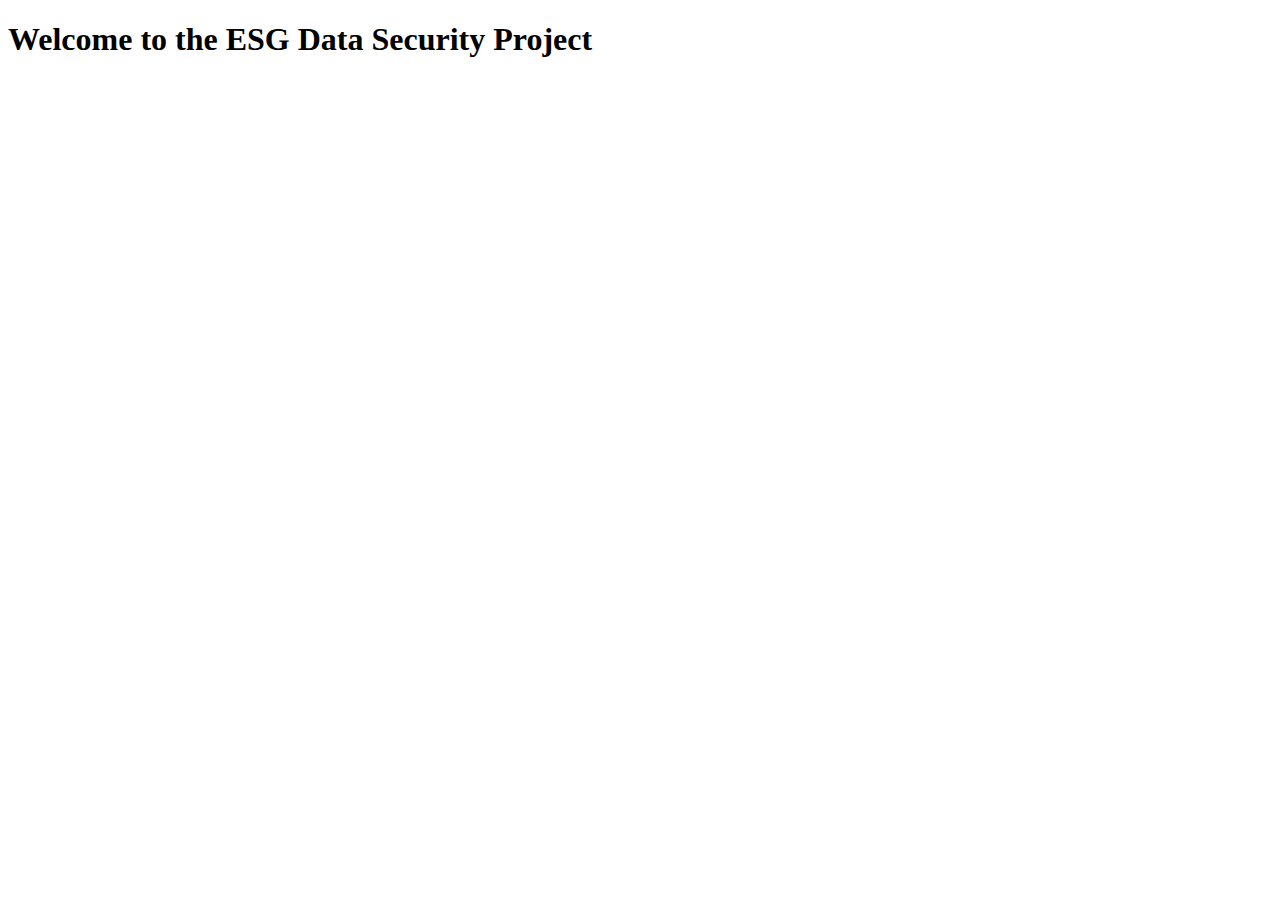
<file: frontend/index.html>
<!DOCTYPE html>
<html lang="en">
<head>
    <meta charset="UTF-8">
    <meta name="viewport" content="width=device-width, initial-scale=1.0">
    <title>ESG Data Security</title>
</head>
<body>
    <h1>Welcome to the ESG Data Security Project</h1>
</body>
</html>
</file>
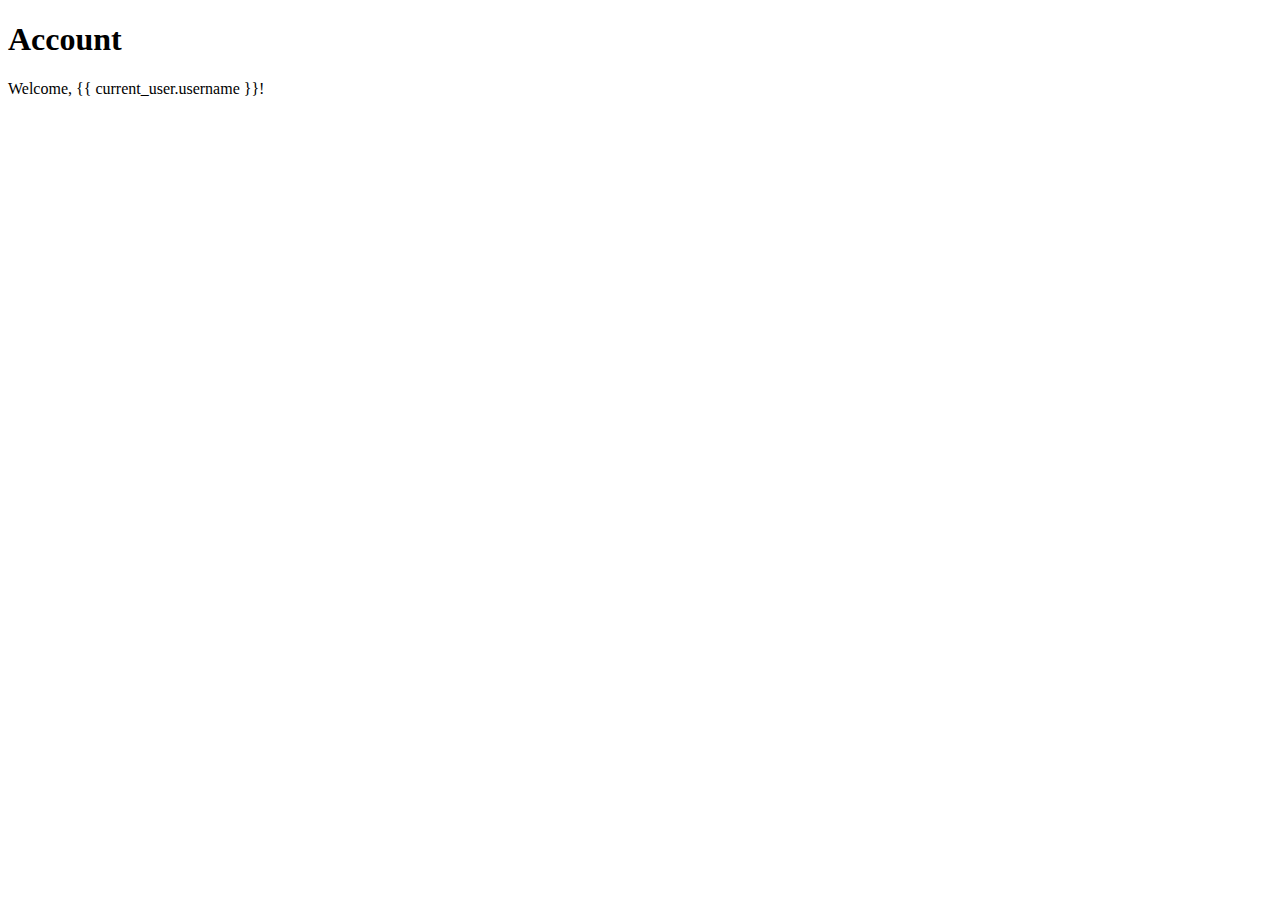
<file: account.html>
<!DOCTYPE html>
<html lang="en">
<head>
    <meta charset="UTF-8">
    <meta name="viewport" content="width=device-width, initial-scale=1.0">
    <title>Account</title>
</head>
<body>
    <h1>Account</h1>
    <p>Welcome, {{ current_user.username }}!</p>
</body>
</html>
</file>
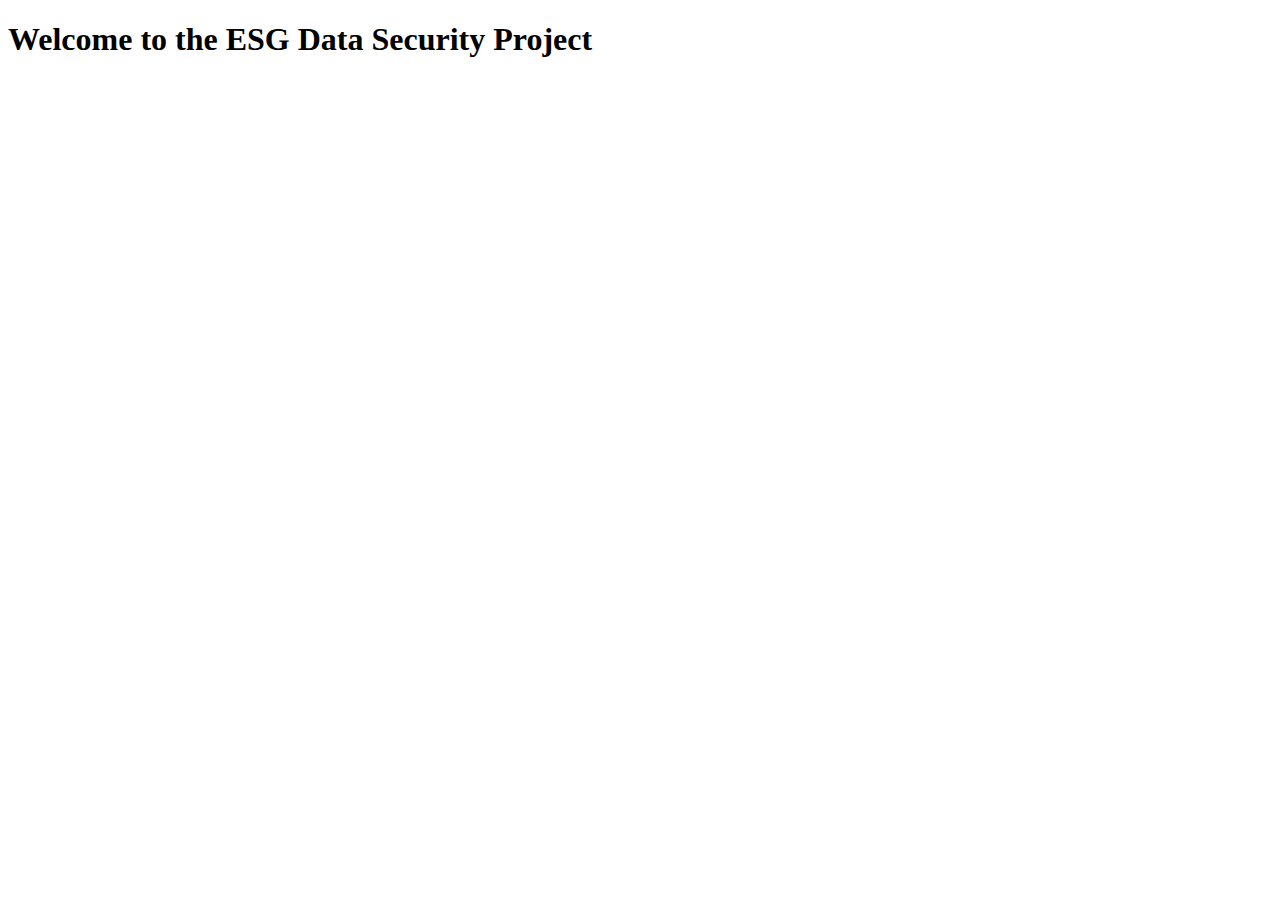
<file: home.html>
<!DOCTYPE html>
<html lang="en">
<head>
    <meta name="google-site-verification" content="nQhi6NgNKkoUQcf3dSuNnzif14PgRYPOo8l4ui2MjJw" />
    <meta charset="UTF-8">
    <meta name="viewport" content="width=device-width, initial-scale=1.0">
    <title>Home</title>
</head>
<body>
    <h1>Welcome to the ESG Data Security Project</h1>
</body>
</html>
</file>
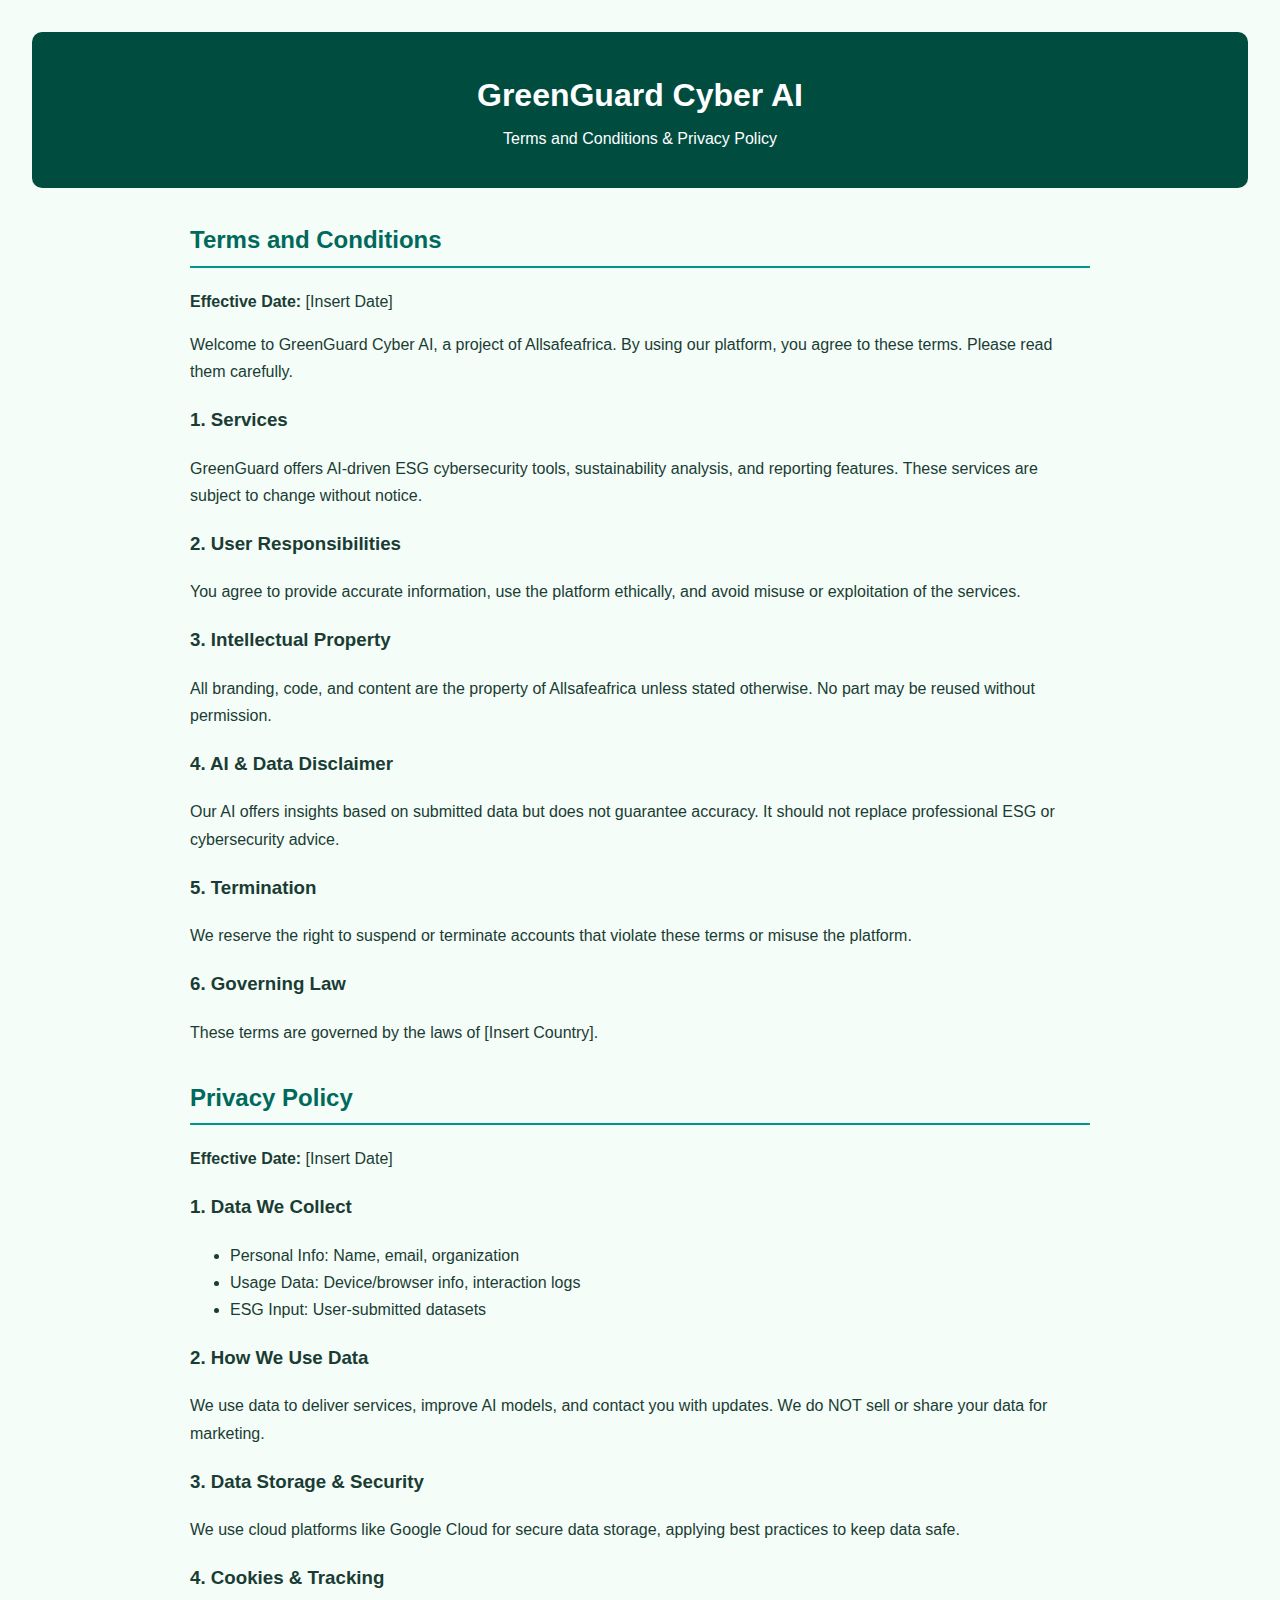
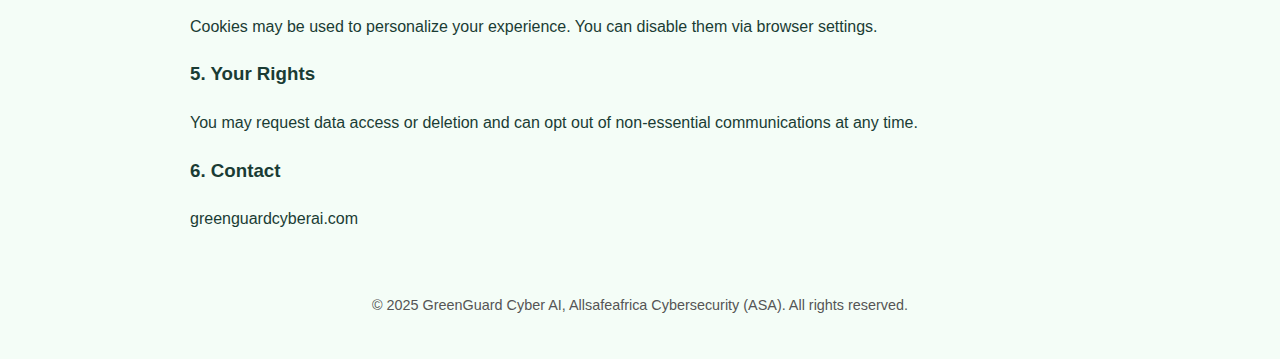
<file: Termsprivacy.html>
<!DOCTYPE html>
<html lang="en">
<head>
  <meta charset="UTF-8" />
  <meta name="viewport" content="width=device-width, initial-scale=1.0" />
  <title>GreenGuard Cyber AI | Terms & Privacy</title>
  <style>
    body {
      font-family: 'Segoe UI', Tahoma, Geneva, Verdana, sans-serif;
      margin: 0;
      background-color: #f4fdf7;
      color: #1a3c34;
      padding: 2rem;
    }
    header {
      background-color: #004d40;
      color: #fff;
      padding: 1.5rem;
      text-align: center;
      border-radius: 10px;
    }
    h1 {
      font-size: 2rem;
      margin-bottom: 0.5rem;
    }
    h2 {
      color: #00695c;
      border-bottom: 2px solid #009688;
      padding-bottom: 0.3rem;
      margin-top: 2rem;
    }
    section {
      max-width: 900px;
      margin: auto;
      line-height: 1.7;
    }
    .footer {
      margin-top: 4rem;
      text-align: center;
      color: #555;
      font-size: 0.9rem;
    }
  </style>
</head>
<body>
  <header>
    <h1>GreenGuard Cyber AI</h1>
    <p>Terms and Conditions & Privacy Policy</p>
  </header>

  <section>
    <h2>Terms and Conditions</h2>
    <p><strong>Effective Date:</strong> [Insert Date]</p>
    <p>Welcome to GreenGuard Cyber AI, a project of Allsafeafrica. By using our platform, you agree to these terms. Please read them carefully.</p>

    <h3>1. Services</h3>
    <p>GreenGuard offers AI-driven ESG cybersecurity tools, sustainability analysis, and reporting features. These services are subject to change without notice.</p>

    <h3>2. User Responsibilities</h3>
    <p>You agree to provide accurate information, use the platform ethically, and avoid misuse or exploitation of the services.</p>

    <h3>3. Intellectual Property</h3>
    <p>All branding, code, and content are the property of Allsafeafrica unless stated otherwise. No part may be reused without permission.</p>

    <h3>4. AI & Data Disclaimer</h3>
    <p>Our AI offers insights based on submitted data but does not guarantee accuracy. It should not replace professional ESG or cybersecurity advice.</p>

    <h3>5. Termination</h3>
    <p>We reserve the right to suspend or terminate accounts that violate these terms or misuse the platform.</p>

    <h3>6. Governing Law</h3>
    <p>These terms are governed by the laws of [Insert Country].</p>

    <h2>Privacy Policy</h2>
    <p><strong>Effective Date:</strong> [Insert Date]</p>

    <h3>1. Data We Collect</h3>
    <ul>
      <li>Personal Info: Name, email, organization</li>
      <li>Usage Data: Device/browser info, interaction logs</li>
      <li>ESG Input: User-submitted datasets</li>
    </ul>

    <h3>2. How We Use Data</h3>
    <p>We use data to deliver services, improve AI models, and contact you with updates. We do NOT sell or share your data for marketing.</p>

    <h3>3. Data Storage & Security</h3>
    <p>We use cloud platforms like Google Cloud for secure data storage, applying best practices to keep data safe.</p>

    <h3>4. Cookies & Tracking</h3>
    <p>Cookies may be used to personalize your experience. You can disable them via browser settings.</p>

    <h3>5. Your Rights</h3>
    <p>You may request data access or deletion and can opt out of non-essential communications at any time.</p>

    <h3>6. Contact</h3>
    <p <a href="mailto:greenguardcyberai.com" target="mailto:greenguardcyberai.com"></a>greenguardcyberai.com</p>
  </section>

  <div class="footer">
    <p>&copy; 2025 GreenGuard Cyber AI, Allsafeafrica Cybersecurity (ASA). All rights reserved.</p>
  </div>
</body>
</html>
</file>
